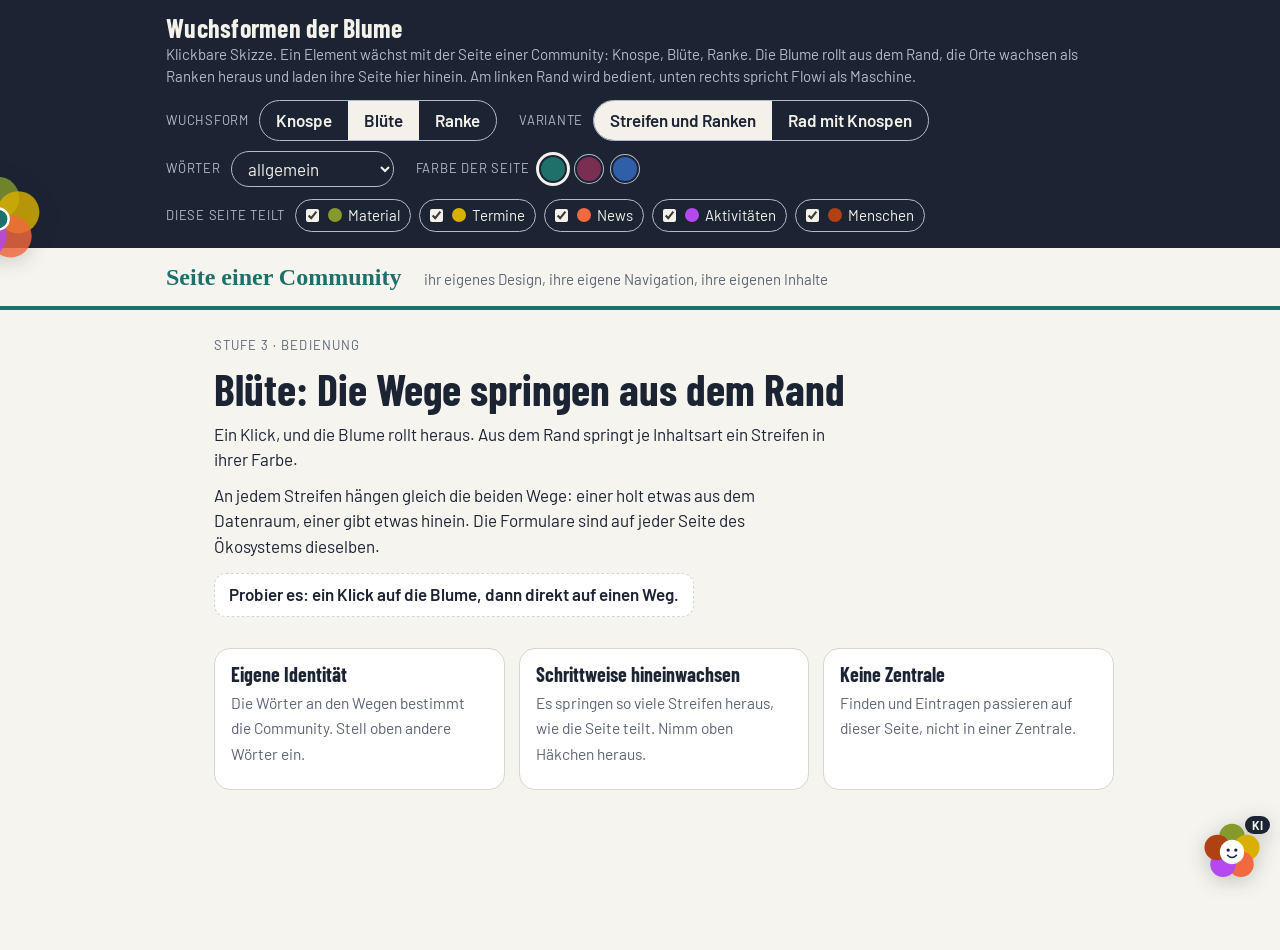
<file: wuchsformen.html>
<!doctype html>
<html lang="de">
<head>
<meta charset="utf-8">
<meta name="robots" content="noindex">
<meta name="viewport" content="width=device-width,initial-scale=1,viewport-fit=cover">
<title>Wuchsformen der Blume</title>
<meta name="claude:viewport-fit-sides" content="cover">
<link rel="stylesheet" href="https://fonts.googleapis.com/css2?family=Barlow:wght@400;500;600;700&family=Barlow+Condensed:wght@600;700&display=swap">
<style>
/* Layout: oben das Pult der Skizze, darunter die Seite einer Community als Gast; das Element sitzt fest unten links, Flowi unten rechts */
:root{
  --grund:#F6F4EE; --karte:#FFFFFF; --tinte:#1C2333; --leise:#5C6475; --linie:#DAD6CB; --pult:#1C2333; --pult-tinte:#F3F1EA; --pult-leise:#B5BACB;
  --d-material:#85992C; --t-material:#1B2400;
  --d-termine:#DAB000; --t-termine:#2B2200;
  --d-news:#F1693E; --t-news:#2B1000;
  --d-gespraeche:#B549F0; --t-gespraeche:#1B0A2A;
  --d-menschen:#AF4112; --t-menschen:#FFFFFF;
  --hub:#2A3B8E; --ort:#2E7B4F; --ort-tinte:#FFFFFF; --gast:#1F6F6B; --gast-tinte:#FFFFFF; --platz:#E6E2D7; --flowi:#FFE27A; --flowi-blatt:#F7B8D2; --schatten:rgba(20,26,40,.22);
  --text:"Barlow",system-ui,-apple-system,"Segoe UI",sans-serif; --titel:"Barlow Condensed","Barlow",system-ui,sans-serif;
}
@media (prefers-color-scheme: dark){ :root:not([data-theme="light"]){
  --grund:#14171F; --karte:#1E222D; --tinte:#ECEAE3; --leise:#A4AABA; --linie:#343A4A; --pult:#0C0E14; --pult-tinte:#ECEAE3; --pult-leise:#9299AC;
  --platz:#2C3140; --schatten:rgba(0,0,0,.55); --hub:#7C8FE8; color-scheme:dark } }
:root[data-theme="dark"]{
  --grund:#14171F; --karte:#1E222D; --tinte:#ECEAE3; --leise:#A4AABA; --linie:#343A4A; --pult:#0C0E14; --pult-tinte:#ECEAE3; --pult-leise:#9299AC;
  --platz:#2C3140; --schatten:rgba(0,0,0,.55); --hub:#7C8FE8; color-scheme:dark }
*{box-sizing:border-box}
[hidden]{display:none!important}
body{background:var(--grund);color:var(--tinte);font:400 17px/1.5 var(--text);margin:0}
button,input,select{font:inherit;color:inherit}
:focus-visible{outline:3px solid var(--hub);outline-offset:2px}
.innen{max-width:980px;margin:0 auto;padding-left:max(16px,env(safe-area-inset-left,0px));padding-right:max(16px,env(safe-area-inset-right,0px))}

/* Pult der Skizze */
.pult{background:var(--pult);color:var(--pult-tinte)}
.pult .innen{padding-block:14px 16px;display:flex;flex-direction:column;gap:12px}
.pult h1{font:700 26px/1.1 var(--titel);margin:0;letter-spacing:.01em}
.pult p{margin:0;color:var(--pult-leise);font-size:15px}
.reihe{display:flex;flex-wrap:wrap;gap:10px 22px;align-items:center}
.gruppe{display:flex;flex-wrap:wrap;gap:6px 8px;align-items:center;min-width:0}
.gruppe>span{font-size:13px;letter-spacing:.06em;text-transform:uppercase;color:var(--pult-leise);margin-right:2px}
.seg{display:inline-flex;border:1px solid var(--pult-leise);border-radius:999px;overflow:hidden}
.seg button{border:0;background:transparent;color:var(--pult-tinte);padding:7px 16px;cursor:pointer;font-weight:600}
.seg button[aria-pressed="true"]{background:var(--pult-tinte);color:var(--pult)}
.seg button:disabled{opacity:.4;cursor:default}
.haken{display:inline-flex;align-items:center;gap:6px;padding:4px 10px 4px 6px;border-radius:999px;border:1px solid var(--pult-leise);font-size:15px;cursor:pointer}
.haken i{width:14px;height:14px;border-radius:50%;background:var(--c)}
.haken input{accent-color:var(--pult-tinte)}
.pult select{background:var(--pult);color:var(--pult-tinte);border:1px solid var(--pult-leise);border-radius:999px;padding:6px 12px}
.farbe{width:28px;height:28px;border-radius:50%;border:2px solid var(--pult);box-shadow:0 0 0 1px var(--pult-leise);background:var(--c);cursor:pointer;padding:0}
.farbe[aria-pressed="true"]{box-shadow:0 0 0 3px var(--pult-tinte)}

/* Die Seite der Community (Gast) */
.gast-kopf{border-bottom:4px solid var(--gast)}
.gast-kopf .innen{padding-block:16px;display:flex;flex-wrap:wrap;gap:8px 22px;align-items:baseline}
.gast-kopf b{font:700 24px/1.1 Georgia,"Times New Roman",serif;color:var(--gast)}
.gast-kopf span{color:var(--leise);font-size:15px}
.gast>.innen{padding-block:26px 160px;padding-left:max(64px,env(safe-area-inset-left,0px));min-height:640px;display:grid;gap:22px}
.stufe-marke{font-size:13px;letter-spacing:.08em;text-transform:uppercase;color:var(--leise);margin:0 0 4px}
.gast h2{font:700 clamp(30px,5vw,44px)/1.05 var(--titel);margin:0 0 10px;text-wrap:balance}
.gast p{margin:0 0 10px;max-width:62ch}
.probier{display:inline-block;margin-top:4px;padding:8px 14px;border-radius:12px;background:var(--karte);border:1px dashed var(--linie);font-weight:600}
.pruef{display:grid;grid-template-columns:repeat(auto-fit,minmax(min(100%,250px),1fr));gap:14px;margin:0;padding:0;list-style:none}
.pruef li{background:var(--karte);border:1px solid var(--linie);border-radius:16px;padding:14px 16px;min-width:0}
.pruef b{display:block;font:700 20px/1.15 var(--titel);margin-bottom:4px}
.pruef span{color:var(--leise);font-size:15.5px}
.ausgabe{background:var(--karte);border:1px solid var(--linie);border-top:6px solid var(--c,var(--gast));border-radius:18px;padding:18px 20px}
.ausgabe h3{font:700 26px/1.1 var(--titel);margin:0 0 6px}
.ausgabe .wo{color:var(--leise);font-size:15px;margin:0 0 14px}
.platz{display:grid;gap:10px;margin:0 0 6px}
.platz div{height:54px;border-radius:12px;background:var(--platz);display:flex;align-items:center;padding:0 14px;color:var(--leise);font-size:14px}
.hinweis{background:var(--platz);border-radius:12px;padding:10px 14px;margin:0 0 14px;font-weight:500}
.feld{display:grid;gap:4px;margin:0 0 12px}
.feld label{font-size:14px;font-weight:600}
.feld input[type=text]{border:1px solid var(--linie);background:var(--grund);border-radius:10px;padding:9px 12px;width:100%}
.schalter{display:flex;align-items:center;gap:8px;margin:0 0 14px}
.knopf{border:0;border-radius:999px;background:var(--gast);color:var(--gast-tinte);font-weight:700;padding:10px 20px;cursor:pointer}
.status{color:var(--leise);font-size:15px;margin:10px 0 0}

/* Das Element am linken Rand: Die Blume schaut halb herein und rollt beim Klick ganz heraus. Aus dem Rand springen die Wege der Seite als Streifen; darunter wachsen die Orte als Ranken. */
.wuchs{position:fixed;z-index:50;left:env(safe-area-inset-left,0px);top:clamp(96px,19vh,180px);width:0;height:0}
.knospe{position:absolute;left:0;top:0;width:96px;height:96px;border:0;border-radius:50%;background:transparent;padding:0;cursor:pointer;transform:translateX(-52%);transition:transform .7s cubic-bezier(.3,.8,.3,1);z-index:3}
.knospe:hover{transform:translateX(-44%)}
.knospe svg{width:96px;height:96px;display:block;filter:drop-shadow(0 4px 10px var(--schatten));transition:transform 1s cubic-bezier(.2,.8,.2,1)}
.wuchs.auf .knospe,.wuchs.zeigt .knospe{transform:translateX(8px)}
.wuchs.auf .knospe svg,.wuchs.zeigt .knospe svg{transform:rotate(216deg)}
.spalte{position:absolute;left:0;top:108px;width:max-content;max-width:100vw;display:flex;flex-direction:column;align-items:flex-start;max-height:calc(100vh - clamp(96px,19vh,180px) - 124px);overflow-y:auto;overflow-x:hidden;padding:2px 0 12px;scrollbar-width:none}
.wege{display:grid;grid-template-columns:max-content;grid-template-rows:0fr;transition:grid-template-rows .35s}
.wuchs.auf .wege{grid-template-rows:1fr}
.wege>div{min-height:0;overflow:hidden;display:flex;flex-direction:column;align-items:flex-start;gap:7px;padding:0 14px 0 0}
.wuchs.auf .wege>div{padding-bottom:12px}
.weg{display:flex;align-items:stretch;flex:none;height:40px;border-radius:0 999px 999px 0;background:var(--c);color:var(--t);overflow:hidden;white-space:nowrap;box-shadow:0 3px 10px var(--schatten);transform:translateX(-108%);opacity:0;transition:transform .25s,opacity .2s}
.wuchs.auf .weg{transform:none;opacity:1;transition:transform .5s cubic-bezier(.2,1.35,.4,1) calc(var(--v)*1s),opacity .2s calc(var(--v)*1s)}
.weg b{display:flex;align-items:center;padding:0 12px 0 14px;font-weight:600;font-size:16px;min-width:96px}
.weg button{border:0;border-left:2px solid var(--c);background:var(--karte);color:var(--tinte);font-weight:500;font-size:15px;padding:0 14px;cursor:pointer;margin:3px 0}
.weg button:last-child{border-radius:0 999px 999px 0;margin-right:3px;padding-right:16px}
.weg button:hover,.weg button:focus-visible{background:color-mix(in srgb,var(--c) 26%,var(--karte))}
.wortlaut{position:absolute;left:116px;top:30px;width:max-content;max-width:min(300px,calc(100vw - 132px));background:var(--tinte);color:var(--grund);border-radius:12px;padding:7px 12px;font-size:15px;font-weight:600;z-index:4}
.zettel{position:absolute;left:116px;top:0;width:min(300px,calc(100vw - 132px));background:var(--karte);border:1px solid var(--linie);border-radius:16px;padding:14px 16px;box-shadow:0 8px 28px var(--schatten);z-index:4}
.zettel b{display:block;font:700 21px/1.15 var(--titel);margin-bottom:4px}
.zettel p{margin:0 0 8px;font-size:15.5px}
.zettel .teilt{display:flex;flex-wrap:wrap;gap:6px;margin:0 0 10px}
.zettel .teilt span{font-size:13px;font-weight:600;padding:2px 9px;border-radius:999px;background:var(--c);color:var(--t)}
.zettel a{font-weight:700;color:var(--hub)}
/* Variante „Rad mit Knospen“: Das Rad rollt aus dem Rand, wird groß und trägt an jedem Blatt zwei Knospen. Es ersetzt die Streifen; die Ranken zu den Orten bleiben. */
.wuchs.var-rad .knospe,.wuchs.var-rad .wege{display:none}
.wuchs.var-rad.auf .rad.klein~.spalte{visibility:hidden}
.rad{display:none;position:absolute;left:0;top:48px;width:0;height:0;--cx:260px;--cy:200px;transform:translate(-4px,0) scale(.3) rotate(-220deg);transition:transform .9s cubic-bezier(.3,.8,.3,1);z-index:3}
.wuchs.var-rad .rad{display:block}
.wuchs.var-rad.auf .rad{transform:translate(var(--cx),var(--cy)) scale(1) rotate(0deg)}
.rad-blatt{position:absolute;left:calc((var(--x) - var(--pr))*1px);top:calc((var(--y) - var(--pr))*1px);width:calc(var(--pr)*2px);height:calc(var(--pr)*2px);border-radius:50%;background:var(--c);color:var(--t);opacity:.92;display:grid;place-items:center;text-align:center;font:700 16px/1.1 var(--text);border:0;padding:0;cursor:pointer;box-shadow:0 4px 14px var(--schatten);transition:opacity .2s,box-shadow .2s}
.rad-blatt.vorn{opacity:1;z-index:1;box-shadow:0 0 0 3px var(--karte),0 6px 18px var(--schatten)}
.rad-mitte{position:absolute;left:-27px;top:-27px;width:54px;height:54px;border-radius:50%;border:3px solid var(--karte);background:var(--gast);color:var(--gast-tinte);cursor:pointer;font-size:19px;line-height:1;z-index:2;padding:0}
.rad-mitte::before{content:"";position:absolute;inset:-150px;border-radius:50%}
.wuchs.auf .rad-mitte::before{content:none}
.rad-trieb{position:absolute;left:calc(var(--x)*1px);top:calc(var(--y)*1px);display:flex;align-items:center;gap:6px;border:0;background:none;padding:0;cursor:pointer;font:700 15px/1.1 var(--text);color:var(--tinte);white-space:nowrap;z-index:3;
  transform:translate(-17px,-50%) scale(0);transform-origin:17px 50%;opacity:0;visibility:hidden;transition:transform .15s,opacity .15s,visibility 0s .15s}
.rad-trieb.links{flex-direction:row-reverse;transform:translate(calc(-100% + 17px),-50%) scale(0);transform-origin:calc(100% - 17px) 50%}
.rad-trieb i{flex:none;width:34px;height:34px;border-radius:50%;background:var(--c);color:var(--t);display:grid;place-items:center;font-style:normal;font-size:20px;box-shadow:0 0 0 3px var(--karte),0 3px 10px var(--schatten)}
.rad-trieb span{background:var(--karte);border-radius:10px;padding:4px 9px;box-shadow:0 2px 8px var(--schatten)}
.rad.klein .rad-trieb{font-size:13px;gap:4px}
.rad.klein .rad-trieb span{padding:3px 7px}
.rad-trieb:hover span,.rad-trieb:focus-visible span{background:var(--c);color:var(--t)}
/* Die Knospen eines Blatts erscheinen erst, wenn die Maus über dem Blatt steht, es den Fokus hat oder angetippt ist */
.wuchs.auf .rad-trieb.zeig{transform:translate(-17px,-50%) scale(1);opacity:1;visibility:visible;transition:transform .35s cubic-bezier(.2,1.4,.4,1) calc(var(--v)*1s),opacity .2s calc(var(--v)*1s),visibility 0s}
.wuchs.auf .rad-trieb.links.zeig{transform:translate(calc(-100% + 17px),-50%) scale(1)}
.schleier{position:fixed;inset:0;z-index:49;background:color-mix(in srgb,var(--tinte) 30%,transparent)}
@media (prefers-reduced-motion: reduce){ .rad,.rad-trieb{transition:none!important} }
/* Ranken: alle Orte des Ökosystems. In Ruhe schauen nur Stummel aus dem Rand, beim Überfahren oder Antippen wachsen sie heraus */
.ranken{display:flex;flex-direction:column;align-items:flex-start;gap:7px;padding:4px 14px 0 0}
.ort{display:flex;align-items:center;gap:8px;flex:none;height:24px;padding:0 14px 0 12px;border:0;border-radius:0 999px 999px 0;background:var(--ort);color:transparent;text-decoration:none;font:600 15px/1 var(--text);white-space:nowrap;cursor:pointer;box-shadow:0 2px 8px var(--schatten);
  transform:translateX(calc(-100% + var(--stummel)*1px));transition:transform .35s cubic-bezier(.4,0,.6,1) calc(var(--z)*1s),height .25s,color .2s}
.ort i{width:9px;height:9px;border-radius:50%;background:var(--c);box-shadow:0 0 0 2px var(--ort-tinte)}
.ranken.auf .ort{color:var(--ort-tinte);transform:none;height:30px;transition:transform .5s cubic-bezier(.2,1.35,.4,1) calc(var(--v)*1s),height .25s,color .2s}
@media (pointer:coarse){.ranken.auf .ort{height:36px}}
.ort.hier{background:var(--tinte);color:var(--grund)}
.ranken:not(.auf) .ort.hier{color:transparent}
.ort:hover{filter:brightness(1.12)}
/* Mitnehmen: Der gewählte Ort lädt in einen Rahmen unter dem Element. Blume, Wege, Ranken und Flowi bleiben stehen. */
.rahmen{position:fixed;inset:0;width:100%;height:100%;border:0;background:#fff;z-index:30}
.ortszeile{position:fixed;z-index:46;left:50%;bottom:calc(14px + env(safe-area-inset-bottom,0px));transform:translateX(-50%);display:flex;flex-wrap:wrap;justify-content:center;align-items:center;gap:6px 14px;max-width:calc(100vw - 180px);background:var(--tinte);color:var(--grund);border-radius:999px;padding:8px 18px;font-size:15px;box-shadow:0 6px 22px var(--schatten)}
.ortszeile b{font-weight:700}
.ortszeile a,.ortszeile button{color:inherit;font:inherit;font-weight:600;background:none;border:0;padding:0;cursor:pointer;text-decoration:underline}
body.im-rahmen .ausgabe{position:fixed;z-index:48;left:50%;top:50%;transform:translate(-50%,-50%);width:min(540px,calc(100vw - 32px));max-height:80vh;overflow:auto;box-shadow:0 18px 60px var(--schatten)}
.ausgabe .zu{float:right;border:0;background:var(--platz);width:34px;height:34px;border-radius:50%;cursor:pointer;font-size:17px;margin:0 0 6px 10px}

/* Flowi unten rechts, wie im Hub: Blume in den fünf Farben mit Gesicht. Die Marke KI sagt, dass hier eine Maschine spricht */
.flowi{position:fixed;z-index:45;right:calc(16px + env(safe-area-inset-right,0px));bottom:calc(16px + env(safe-area-inset-bottom,0px));display:flex;flex-direction:column;align-items:flex-end;gap:8px}
.flowi button{display:block;width:64px;height:64px;padding:0;border:0;border-radius:50%;background:none;cursor:pointer;position:relative;filter:drop-shadow(0 4px 10px var(--schatten))}
.flowi button svg{display:block;width:100%;height:100%}
.flowi button em{position:absolute;right:-6px;top:-4px;font:700 12px/1 var(--text);font-style:normal;background:var(--tinte);color:var(--grund);border-radius:999px;padding:3px 7px}
.flowi .blase{width:min(270px,calc(100vw - 32px));background:var(--karte);border:1px solid var(--linie);border-radius:20px 20px 6px 20px;padding:12px 14px;box-shadow:0 8px 28px var(--schatten);font-size:15.5px}
.flowi .blase b{display:block;font:700 19px/1.15 var(--titel)}
@media (prefers-reduced-motion: reduce){ .knospe,.knospe svg,.weg,.wege,.ort{transition:none!important} }
</style>
</head>
<body>


<section class="pult" aria-label="Pult der Skizze">
  <div class="innen">
    <div>
      <h1>Wuchsformen der Blume</h1>
      <p>Klickbare Skizze. Ein Element wächst mit der Seite einer Community: Knospe, Blüte, Ranke. Die Blume rollt aus dem Rand, die Orte wachsen als Ranken heraus und laden ihre Seite hier hinein. Am linken Rand wird bedient, unten rechts spricht Flowi als Maschine.</p>
    </div>
    <div class="reihe">
      <div class="gruppe"><span>Wuchsform</span>
        <div class="seg" role="group" aria-label="Wuchsform">
          <button type="button" data-stufe="knospe" aria-pressed="false">Knospe</button>
          <button type="button" data-stufe="bluete" aria-pressed="true">Blüte</button>
          <button type="button" data-stufe="ranke" aria-pressed="false">Ranke</button>
        </div>
      </div>
      <div class="gruppe"><span>Variante</span>
        <div class="seg" role="group" aria-label="Variante der Bedienung">
          <button type="button" data-var="streifen" aria-pressed="true">Streifen und Ranken</button>
          <button type="button" data-var="rad" aria-pressed="false">Rad mit Knospen</button>
        </div>
      </div>
      <div class="gruppe"><span>Wörter</span>
        <select id="woerter" aria-label="Wörter der Community">
          <option value="allgemein">allgemein</option>
          <option value="frieden">Friedensarbeit</option>
          <option value="global">Globales Lernen</option>
        </select>
      </div>
      <div class="gruppe"><span>Farbe der Seite</span>
        <button type="button" class="farbe" data-farbe="#1F6F6B" style="--c:#1F6F6B" aria-pressed="true" aria-label="Petrol"></button>
        <button type="button" class="farbe" data-farbe="#7A2E52" style="--c:#7A2E52" aria-pressed="false" aria-label="Beere"></button>
        <button type="button" class="farbe" data-farbe="#2F5FA8" style="--c:#2F5FA8" aria-pressed="false" aria-label="Blau"></button>
      </div>
    </div>
    <div class="gruppe" id="teilt"><span>Diese Seite teilt</span></div>
  </div>
</section>

<div class="gast">
  <header class="gast-kopf"><div class="innen"><b>Seite einer Community</b><span>ihr eigenes Design, ihre eigene Navigation, ihre eigenen Inhalte</span></div></header>
  <div class="innen">
    <section aria-live="polite">
      <p class="stufe-marke" id="marke"></p>
      <h2 id="titel"></h2>
      <div id="text"></div>
      <span class="probier" id="probier"></span>
    </section>
    <ul class="pruef" id="pruef"></ul>
    <section class="ausgabe" id="ausgabe" hidden tabindex="-1"></section>
  </div>
</div>

<iframe class="rahmen" id="rahmen" title="Seite eines Orts im Ökosystem" hidden></iframe>
<div class="ortszeile" id="ortszeile" role="status" hidden></div>

<div class="schleier" id="schleier" hidden></div>
<div class="wuchs" id="wuchs">
  <button type="button" class="knospe" id="knospe" aria-expanded="false" aria-label="Zeichen des ReliHub-Ökosystems">
    <svg viewBox="-50 -50 100 100" aria-hidden="true">
      <circle cx="0" cy="-22" r="22" fill="#85992C" fill-opacity=".82"/><circle cx="21" cy="-7" r="22" fill="#DAB000" fill-opacity=".82"/><circle cx="13" cy="18" r="22" fill="#F1693E" fill-opacity=".82"/>
      <circle cx="-13" cy="18" r="22" fill="#B549F0" fill-opacity=".82"/><circle cx="-21" cy="-7" r="22" fill="#AF4112" fill-opacity=".82"/><circle cx="0" cy="0" r="11" id="mitte" fill="#1F6F6B" stroke="#fff" stroke-width="2.5"/>
    </svg>
  </button>
  <div class="wortlaut" id="wortlaut" hidden></div>
  <div class="zettel" id="zettel" hidden></div>
  <div class="rad" id="rad"></div>
  <div class="spalte">
    <div class="wege"><div id="wege"></div></div>
    <nav class="ranken" id="ranken" hidden aria-label="Orte im Ökosystem"></nav>
  </div>
</div>

<div class="flowi">
  <div class="blase" id="blase" hidden><b>Ich bin Flowi.</b>Ich bin eine Maschine und erkläre dir, was du hier siehst. Menschen und ihre Inhalte erreichst du über die Blume am linken Rand.</div>
  <button type="button" id="flowi" aria-expanded="false" aria-label="Flowi, Fragen an die Maschine">
    <svg viewBox="-50 -50 100 100" aria-hidden="true"><circle cx="0" cy="-24" r="20" fill="#85992C"/><circle cx="23" cy="-7" r="20" fill="#DAB000"/><circle cx="14" cy="19" r="20" fill="#F1693E"/><circle cx="-14" cy="19" r="20" fill="#B549F0"/><circle cx="-23" cy="-7" r="20" fill="#AF4112"/><circle r="19" fill="#fff"/><circle cx="-6" cy="-3" r="2.6" fill="#1B2440"/><circle cx="6" cy="-3" r="2.6" fill="#1B2440"/><path d="M-7 5 Q0 12 7 5" fill="none" stroke="#1B2440" stroke-width="2.4" stroke-linecap="round"/></svg>
    <em>KI</em>
  </button>
</div>

<script>
(function () {
  var DINGE = [
    { id: 'material', name: 'Material', raus: ['finden', 'Material finden'], rein: ['teilen', 'Material teilen'] },
    { id: 'termine', name: 'Termine', raus: ['finden', 'Termine finden'], rein: ['eintragen', 'Termin eintragen'] },
    { id: 'news', name: 'News', raus: ['lesen', 'News lesen'], rein: ['schreiben', 'Beitrag schreiben'] },
    { id: 'gespraeche', name: 'Aktivität', raus: ['ansehen', 'Aktivitäten ansehen'], rein: ['mitreden', 'Mitreden'] },
    { id: 'menschen', name: 'Menschen', raus: ['finden', 'Personen finden'], rein: ['Kontakt', 'Kontakt aufnehmen'] }
  ];
  // Wörter einer Community: nur der Wortlaut ändert sich, Farbe und Platz je Inhaltsart bleiben
  var WOERTER = {
    allgemein: {},
    frieden: { material: ['Material zur Friedensbildung finden', 'Material teilen'], termine: ['Aktionen und Termine finden', 'Aktion eintragen'] },
    global: { material: ['Material zum Globalen Lernen finden', 'Material teilen'], termine: ['Werkstätten finden', 'Werkstatt eintragen'] }
  };
  var ORTE = [
    { n: 'ReliHub', art: 'Überblick und Suche', u: 'https://hub.rpi-virtuell.net/', c: '#2A3B8E' },
    { n: 'relilab', art: 'Labor', u: 'https://relilab.org/', c: '#B549F0' },
    { n: 'reliGlobal', art: 'Community', u: 'https://religlobal.org/', c: '#AF4112' },
    { n: 'Konfiarbeit EKD', art: 'Community', u: 'https://konfi-arbeit.de/', c: '#AF4112' },
    { n: 'ALPIKA Grundschule', art: 'Community', u: 'https://alpika.de/blog/grundschulen/', c: '#AF4112' },
    { n: 'Friedenspädagogik', art: 'Community', u: 'https://hub.rpi-virtuell.net/#community?c=frieden', c: '#AF4112' },
    { n: 'rpi-virtuell', art: 'Materialpool und Kalender', u: 'https://rpi-virtuell.de', c: '#85992C' },
    { n: 'OER-Community', art: 'Projektseite', u: 'https://oer.community/', c: '#F1693E' }
  ];
  var RAHMEN = true;   // Orte laden in einen Rahmen unter dem Element; wo das Einbetten nicht geht, öffnen sie sich in einem neuen Tab
  var TEXTE = {
    knospe: { marke: 'Stufe 2 · Zeichen', titel: 'Knospe: Die Seite zeigt, dass sie dazugehört',
      text: ['Die Seite bleibt, wie sie ist. Am linken Rand schaut nur die Blume halb herein.', 'Sie sagt: Diese Seite teilt Inhalte im gemeinsamen Datenraum. Ein Klick rollt sie heraus und erklärt das Ökosystem.'],
      probier: 'Probier es: Klick auf die Blume am linken Rand.',
      pruef: ['Das Zeichen ist klein und trägt in der Mitte die Farbe der Seite.', 'Es braucht nur die Datenanbindung. Mehr muss die Community nicht tun.', 'Der Klick erklärt das Ökosystem. Niemand wird von der Seite weggezogen.'] },
    bluete: { marke: 'Stufe 3 · Bedienung', titel: 'Blüte: Die Wege springen aus dem Rand',
      text: ['Ein Klick, und die Blume rollt heraus. Aus dem Rand springt je Inhaltsart ein Streifen in ihrer Farbe.', 'An jedem Streifen hängen gleich die beiden Wege: einer holt etwas aus dem Datenraum, einer gibt etwas hinein. Die Formulare sind auf jeder Seite des Ökosystems dieselben.'],
      probier: 'Probier es: ein Klick auf die Blume, dann direkt auf einen Weg.',
      pruef: ['Die Wörter an den Wegen bestimmt die Community. Stell oben andere Wörter ein.', 'Es springen so viele Streifen heraus, wie die Seite teilt. Nimm oben Häkchen heraus.', 'Finden und Eintragen passieren auf dieser Seite, nicht in einer Zentrale.'] },
    ranke: { marke: 'Stufe 4 · Nachbarn', titel: 'Ranke: Die Navigation geht mit zu den Nachbarn',
      text: ['Unter der Blume schauen die Orte des Ökosystems als kurze Ranken aus dem Rand. Fährst du darüber oder tippst sie an, wachsen sie mit ihren Namen heraus.', 'Ein Klick auf einen Ort lädt seine Seite hier hinein. Blume, Wege und Ranken bleiben stehen: Du nimmst die Navigation mit, auch wenn du die Seite wechselst.'],
      probier: 'Probier es: über die Ranken fahren und einen Ort wählen.',
      pruef: ['Jeder Ort erscheint mit seiner eigenen Seite und seinem eigenen Design.', 'Die Ranken sind freiwillig. Eine Seite kann bei der Blüte bleiben.', 'Die Ranken führen zu Nachbarn. Der ReliHub ist darin ein Ort unter anderen.'] }
  };
  var PRUEF = ['Eigene Identität', 'Schrittweise hineinwachsen', 'Keine Zentrale'];

  var $ = function (id) { return document.getElementById(id); };
  var stufe = 'bluete', aktiv = { material: true, termine: true, news: true, gespraeche: true, menschen: true }, auf = false, satz = 'allgemein';
  var wuchs = $('wuchs'), knospe = $('knospe'), wege = $('wege'), zettel = $('zettel'), wortlaut = $('wortlaut'), ausgabe = $('ausgabe'), ranken = $('ranken'), rahmen = $('rahmen'), ortszeile = $('ortszeile');
  var variante = 'streifen', rad = $('rad'), schleier = $('schleier');   // zweite Variante der Bedienung: Rad mit Knospen statt Streifen und Ranken
  var hier = '';   // Name des Orts, der gerade im Rahmen geladen ist
  var besuche = {};
  try { besuche = JSON.parse(localStorage.getItem('wuchs-besuche') || '{}') || {}; } catch (e) { besuche = {}; }

  function esc(t) { return String(t).replace(/[&<>"]/g, function (c) { return { '&': '&amp;', '<': '&lt;', '>': '&gt;', '"': '&quot;' }[c]; }); }
  function wort(d, richtung) { var w = (WOERTER[satz] || {})[d.id]; return w ? w[richtung === 'raus' ? 0 : 1] : d[richtung][1]; }
  function liste() { return DINGE.filter(function (d) { return aktiv[d.id]; }); }

  // Häkchen: was die Seite teilt
  var teilt = $('teilt');
  DINGE.forEach(function (d) {
    var l = document.createElement('label'); l.className = 'haken'; l.style.setProperty('--c', 'var(--d-' + d.id + ')');
    l.innerHTML = '<input type="checkbox" id="teilt-' + d.id + '"' + (aktiv[d.id] ? ' checked' : '') + '><i></i>' + esc(d.id === 'gespraeche' ? 'Aktivitäten' : d.name);
    l.querySelector('input').addEventListener('change', function (e) { aktiv[d.id] = e.target.checked; zeichnen(); });
    teilt.appendChild(l);
  });

  // Streifen und Ranken stehen nach dem Bauen im Rand; die Klasse „auf“ lässt die Streifen herausspringen
  function zeichnen() {
    var t = TEXTE[stufe];
    $('marke').textContent = t.marke; $('titel').textContent = t.titel; $('probier').textContent = t.probier;
    $('text').innerHTML = t.text.map(function (p) { return '<p>' + esc(p) + '</p>'; }).join('');
    $('pruef').innerHTML = PRUEF.map(function (p, i) { return '<li><b>' + esc(p) + '</b><span>' + esc(t.pruef[i]) + '</span></li>'; }).join('');
    document.querySelectorAll('[data-stufe]').forEach(function (b) { b.setAttribute('aria-pressed', String(b.dataset.stufe === stufe)); });
    var ds = liste(), bedienbar = stufe !== 'knospe';
    if (!bedienbar) auf = false;
    wege.innerHTML = ''; wortlaut.hidden = true;
    if (bedienbar) {
      zettel.hidden = true;
      ds.forEach(function (d, i) {
        var z = document.createElement('div'); z.className = 'weg'; z.style.setProperty('--v', (0.28 + i * 0.07).toFixed(2));
        z.style.setProperty('--c', 'var(--d-' + d.id + ')'); z.style.setProperty('--t', 'var(--t-' + d.id + ')');
        z.innerHTML = '<b>' + esc(d.id === 'gespraeche' ? 'Aktivitäten' : d.name) + '</b>';
        ['raus', 'rein'].forEach(function (r) {
          var b = document.createElement('button'); b.type = 'button'; b.textContent = d[r][0]; b.title = wort(d, r); b.setAttribute('aria-label', wort(d, r));
          var zeig = function () { wortlaut.textContent = wort(d, r); wortlaut.hidden = false; };
          b.addEventListener('mouseenter', zeig); b.addEventListener('focus', zeig); b.addEventListener('mouseleave', function () { wortlaut.hidden = true; });
          b.addEventListener('click', function () { ausgeben(d, r); });
          z.appendChild(b);
        });
        wege.appendChild(z);
      });
    }
    ranken.hidden = stufe !== 'ranke'; if (stufe === 'ranke') rankenZeichnen();
    wuchs.classList.toggle('var-rad', variante === 'rad' && bedienbar); radZeichnen(bedienbar ? ds : []);
    zettelFuellen(); stellen();
  }
  function stellen() {
    var bedienbar = stufe !== 'knospe';
    wuchs.classList.toggle('auf', bedienbar && auf); wuchs.classList.toggle('zeigt', !bedienbar && !zettel.hidden);
    if (bedienbar && auf && !liste().length) { wortlaut.textContent = 'Diese Seite teilt noch nichts. Setz oben ein Häkchen.'; wortlaut.hidden = false; } else if (!auf) wortlaut.hidden = true;
    knospe.setAttribute('aria-expanded', String(bedienbar ? auf : !zettel.hidden));
    knospe.setAttribute('aria-label', !bedienbar ? 'Zeichen des ReliHub-Ökosystems, erklärt sich bei Klick' : auf ? 'Schließen' : 'Wege dieser Seite öffnen');
    wege.querySelectorAll('button').forEach(function (b) { b.tabIndex = auf ? 0 : -1; });
    rad.querySelectorAll('.rad-blatt').forEach(function (b) { b.tabIndex = auf ? 0 : -1; });
    if (!auf) radZeig(-1);
    var m = rad.querySelector('.rad-mitte'); if (m) { m.textContent = auf ? '✕' : ''; m.setAttribute('aria-expanded', String(auf)); m.setAttribute('aria-label', auf ? 'Rad schließen' : 'Rad öffnen'); }
    schleier.hidden = !(variante === 'rad' && bedienbar && auf);
  }
  function zettelFuellen() {
    var ds = liste();
    zettel.innerHTML = '<b>Teil des ReliHub-Ökosystems</b><p>Diese Seite teilt Inhalte im gemeinsamen Datenraum für religionsbezogene Bildung.</p>'
      + (ds.length ? '<div class="teilt">' + ds.map(function (d) { return '<span style="--c:var(--d-' + d.id + ');--t:var(--t-' + d.id + ')">' + esc(d.id === 'gespraeche' ? 'Aktivitäten' : d.name) + '</span>'; }).join('') + '</div>' : '<p>Noch ist nichts angebunden.</p>')
      + '<a href="https://hub.rpi-virtuell.net/" target="_blank" rel="noopener">Was ist das Ökosystem? ›</a>';
  }
  function ausgeben(d, richtung) {
    var titel = wort(d, richtung);
    ausgabe.style.setProperty('--c', 'var(--d-' + d.id + ')');
    if (richtung === 'raus') {
      ausgabe.innerHTML = '<h3>' + esc(titel) + '</h3><p class="wo">' + (hier ? 'Erscheint über der Seite von ' + esc(hier) + ', in ihrem Design. ' : 'Erscheint hier, auf der Seite der Community und in ihrem Design. ') + 'Die Einträge kommen aus dem gemeinsamen Datenraum, gefiltert auf diese Community.</p>'
        + '<div class="platz"><div>Platzhalter für einen Eintrag aus dem Datenraum</div><div>Platzhalter für einen Eintrag aus dem Datenraum</div><div>Platzhalter für einen Eintrag aus dem Datenraum</div></div>'
        + '<p class="status">Jeder Eintrag nennt seine Quelle und führt dorthin.</p>';
    } else {
      ausgabe.innerHTML = '<h3>' + esc(titel) + '</h3><p class="wo">Dasselbe Formular auf jeder Seite des Ökosystems. Dahinter liegt die gemeinsam vereinbarte Datenstruktur.</p>'
        + '<p class="hinweis">Zum Eintragen meldest du dich an. Ansehen und Finden gehen ohne Anmeldung.</p>'
        + '<form id="formular"><div class="feld"><label for="f-titel">Titel</label><input type="text" id="f-titel" autocomplete="off"></div>'
        + '<div class="feld"><label for="f-kurz">Kurzbeschreibung</label><input type="text" id="f-kurz" autocomplete="off"></div>'
        + '<label class="schalter"><input type="checkbox" id="f-offen" checked> Öffentlich ausschreiben, auch bei den Nachbarn sichtbar</label>'
        + '<button type="submit" class="knopf">Anmelden und eintragen</button><p class="status" id="f-status" role="status"></p></form>';
      $('formular').addEventListener('submit', function (e) { e.preventDefault(); $('f-status').textContent = 'In der Skizze endet der Weg hier. Im Hub folgt jetzt die Anmeldung.'; });
    }
    ausgabe.insertAdjacentHTML('afterbegin', '<button type="button" class="zu" aria-label="Schließen">✕</button>');
    ausgabe.querySelector('.zu').addEventListener('click', function () { ausgabe.hidden = true; });
    ausgabe.hidden = false; if (!hier) ausgabe.scrollIntoView({ behavior: 'smooth', block: 'center' }); ausgabe.focus({ preventScroll: true });
  }

  knospe.addEventListener('click', function () {
    if (stufe === 'knospe') { zettel.hidden = !zettel.hidden; stellen(); return; }
    auf = !auf; stellen();
  });
  document.querySelectorAll('[data-stufe]').forEach(function (b) { b.addEventListener('click', function () { stufe = b.dataset.stufe; auf = false; zettel.hidden = true; ausgabe.hidden = true; ranken.classList.remove('auf'); zeichnen(); }); });
  $('woerter').addEventListener('change', function (e) { satz = e.target.value; zeichnen(); });
  document.querySelectorAll('[data-farbe]').forEach(function (b) { b.addEventListener('click', function () {
    document.documentElement.style.setProperty('--gast', b.dataset.farbe); $('mitte').setAttribute('fill', b.dataset.farbe);
    document.querySelectorAll('[data-farbe]').forEach(function (x) { x.setAttribute('aria-pressed', String(x === b)); });
  }); });
  // Ranken: alle Orte; in Ruhe Stummel, beim Überfahren, Fokus oder ersten Antippen wachsen sie heraus. Besuchte Orte rücken nach oben.
  function rankenZeichnen() {
    var breiten = [18, 26, 20, 34, 40, 30, 36, 22, 28, 16, 38, 24, 32];
    ranken.innerHTML = '';
    ORTE.map(function (o, i) { return { o: o, i: i, b: besuche[o.n] || 0 }; }).sort(function (a, b) { return b.b - a.b || a.i - b.i; }).forEach(function (x, i) {
      var a = document.createElement('a'); a.className = 'ort' + (x.o.n === hier ? ' hier' : ''); a.href = x.o.u; a.target = '_blank'; a.rel = 'noopener'; a.title = x.o.art; a.dataset.ort = x.o.n;
      if (x.o.n === hier) a.setAttribute('aria-current', 'page');
      a.style.setProperty('--stummel', breiten[i % breiten.length]); a.style.setProperty('--v', (i * 0.05).toFixed(2)); a.style.setProperty('--z', ((ORTE.length - i) * 0.03).toFixed(2)); a.style.setProperty('--c', x.o.c);
      a.innerHTML = '<i></i>' + esc(x.o.n);
      ranken.appendChild(a);
    });
  }
  // Mitnehmen: Der Ort lädt in den Rahmen, das Element bleibt darüber stehen
  function laden(o) {
    hier = o ? o.n : ''; document.body.classList.toggle('im-rahmen', !!o); ausgabe.hidden = true;
    if (variante === 'rad' && auf) { auf = false; stellen(); }   // das Rad gibt den Blick auf die geladene Seite frei
    rahmen.hidden = !o; ortszeile.hidden = !o;
    if (o) {
      rahmen.src = o.u; rahmen.title = 'Seite von ' + o.n;
      if (ranken.contains(document.activeElement)) rahmen.focus({ preventScroll: true });
      ortszeile.innerHTML = '<span>Du bist bei <b>' + esc(o.n) + '</b></span><a href="' + esc(o.u) + '" target="_blank" rel="noopener">in neuem Tab öffnen</a><button type="button" id="zurSkizze">zurück zur Skizze</button>';
      $('zurSkizze').addEventListener('click', function () { laden(null); });
    } else { rahmen.removeAttribute('src'); ortszeile.innerHTML = ''; }
    rankenZeichnen();
  }
  ranken.addEventListener('mouseenter', function () { ranken.classList.add('auf'); });
  ranken.addEventListener('mouseleave', function () { ranken.classList.remove('auf'); });
  ranken.addEventListener('focusin', function () { ranken.classList.add('auf'); });
  ranken.addEventListener('click', function (e) {
    var a = e.target.closest('[data-ort]'); if (!a) return;
    if (!ranken.classList.contains('auf')) { e.preventDefault(); ranken.classList.add('auf'); return; }   // erstes Antippen lässt die Ranken wachsen
    besuche[a.dataset.ort] = (besuche[a.dataset.ort] || 0) + 1;
    try { localStorage.setItem('wuchs-besuche', JSON.stringify(besuche)); } catch (er) {}
    if (!RAHMEN) return;   // ohne Rahmen öffnet sich der Ort in einem neuen Tab
    e.preventDefault(); laden(ORTE.filter(function (o) { return o.n === a.dataset.ort; })[0]);
  });
  document.addEventListener('click', function (e) { if (!e.target.closest('#ranken')) ranken.classList.remove('auf'); });

  // Variante „Rad mit Knospen“: Blätter rings um die Mitte, an jedem zwei Knospen für Raus und Rein. Winkel 0 zeigt nach oben, gezählt im Uhrzeigersinn.
  function radZeichnen(ds) {
    var klein = window.innerWidth < 600, RB = klein ? 84 : 158, PO = klein ? 38 : 66, PR = klein ? 40 : 60, n = ds.length, schritt = n ? 360 / n : 0, spreiz = Math.min(20, schritt * 0.21);
    rad.style.setProperty('--cx', klein ? 'calc(50vw - 4px)' : '310px'); rad.style.setProperty('--cy', (RB + (klein ? 36 : 44)) + 'px');
    rad.innerHTML = ''; rad.classList.toggle('klein', klein);
    var pos = function (w, r) { var a = w * Math.PI / 180; return [Math.round(r * Math.sin(a)), Math.round(-r * Math.cos(a))]; };
    ds.forEach(function (d, i) {
      var w = i * schritt, p = pos(w, PO), b = document.createElement('button'); b.type = 'button'; b.className = 'rad-blatt'; b.dataset.i = i; b.setAttribute('aria-label', d.name + ': Wege zeigen');
      b.style.setProperty('--x', p[0]); b.style.setProperty('--y', p[1]); b.style.setProperty('--pr', PR);
      b.style.setProperty('--c', 'var(--d-' + d.id + ')'); b.style.setProperty('--t', 'var(--t-' + d.id + ')');
      b.style.fontSize = klein ? '12px' : '16px'; b.textContent = d.name; rad.appendChild(b);
      [['raus', -spreiz], ['rein', spreiz]].forEach(function (x, k) {
        var q = pos(w + x[1], RB), t = document.createElement('button'); t.type = 'button'; t.className = 'rad-trieb' + (q[0] < -20 ? ' links' : '');
        t.dataset.i = i; t.style.setProperty('--x', q[0]); t.style.setProperty('--y', q[1]); t.style.setProperty('--v', (k * 0.07).toFixed(2));
        t.style.setProperty('--c', 'var(--d-' + d.id + ')'); t.style.setProperty('--t', 'var(--t-' + d.id + ')');
        t.innerHTML = '<i aria-hidden="true">›</i><span>' + esc(d[x[0]][0]) + '</span>'; t.title = wort(d, x[0]); t.setAttribute('aria-label', wort(d, x[0]));
        t.addEventListener('click', function () { auf = false; stellen(); ausgeben(d, x[0]); });
        rad.appendChild(t);
      });
    });
    var m = document.createElement('button'); m.type = 'button'; m.className = 'rad-mitte';
    m.addEventListener('click', function () { auf = !auf; stellen(); });
    rad.appendChild(m);
  }
  // Knospen nur am Blatt unter der Maus: zeigen beim Überfahren, beim Fokus und beim Antippen; kurz warten, bevor sie wieder gehen, damit die Maus vom Blatt zur Knospe kommt
  var radVorn = -1, radUhr = 0;
  function radZeig(i) {
    radVorn = i;
    rad.querySelectorAll('.rad-trieb').forEach(function (t) { var an = +t.dataset.i === i; t.classList.toggle('zeig', an); t.tabIndex = an && auf ? 0 : -1; });
    rad.querySelectorAll('.rad-blatt').forEach(function (b) { b.classList.toggle('vorn', +b.dataset.i === i); b.setAttribute('aria-expanded', String(+b.dataset.i === i)); });
  }
  rad.addEventListener('mouseover', function (e) { var n = e.target.closest('[data-i]'); if (!n || !auf) return; clearTimeout(radUhr); if (+n.dataset.i !== radVorn) radZeig(+n.dataset.i); });
  rad.addEventListener('mouseout', function (e) { var zu = e.relatedTarget && e.relatedTarget.closest ? e.relatedTarget.closest('[data-i]') : null; if (zu) return; clearTimeout(radUhr); radUhr = setTimeout(function () { radZeig(-1); }, 450); });
  rad.addEventListener('focusin', function (e) { var n = e.target.closest('[data-i]'); if (n && auf) { clearTimeout(radUhr); radZeig(+n.dataset.i); } });
  rad.addEventListener('click', function (e) { var b = e.target.closest('.rad-blatt'); if (!b || !auf) return; clearTimeout(radUhr); radZeig(+b.dataset.i); });
  document.querySelectorAll('[data-var]').forEach(function (b) { b.addEventListener('click', function () {
    variante = b.dataset.var; auf = false; ausgabe.hidden = true;
    document.querySelectorAll('[data-var]').forEach(function (x) { x.setAttribute('aria-pressed', String(x === b)); });
    zeichnen();
  }); });
  schleier.addEventListener('click', function () { auf = false; stellen(); });
  window.addEventListener('resize', function () { if (variante === 'rad') radZeichnen(stufe === 'knospe' ? [] : liste()); stellen(); });

  // Flowi
  $('flowi').addEventListener('click', function () { var b = $('blase'); b.hidden = !b.hidden; $('flowi').setAttribute('aria-expanded', String(!b.hidden)); });
  document.addEventListener('keydown', function (e) {
    if (e.key !== 'Escape') return;
    if (!ausgabe.hidden && hier) { ausgabe.hidden = true; return; }
    if (!zettel.hidden) { zettel.hidden = true; stellen(); return; }
    if (ranken.classList.contains('auf')) { ranken.classList.remove('auf'); return; }
    if (auf) { auf = false; stellen(); }
  });
  zeichnen();
})();
</script>

</body>
</html>
</file>
